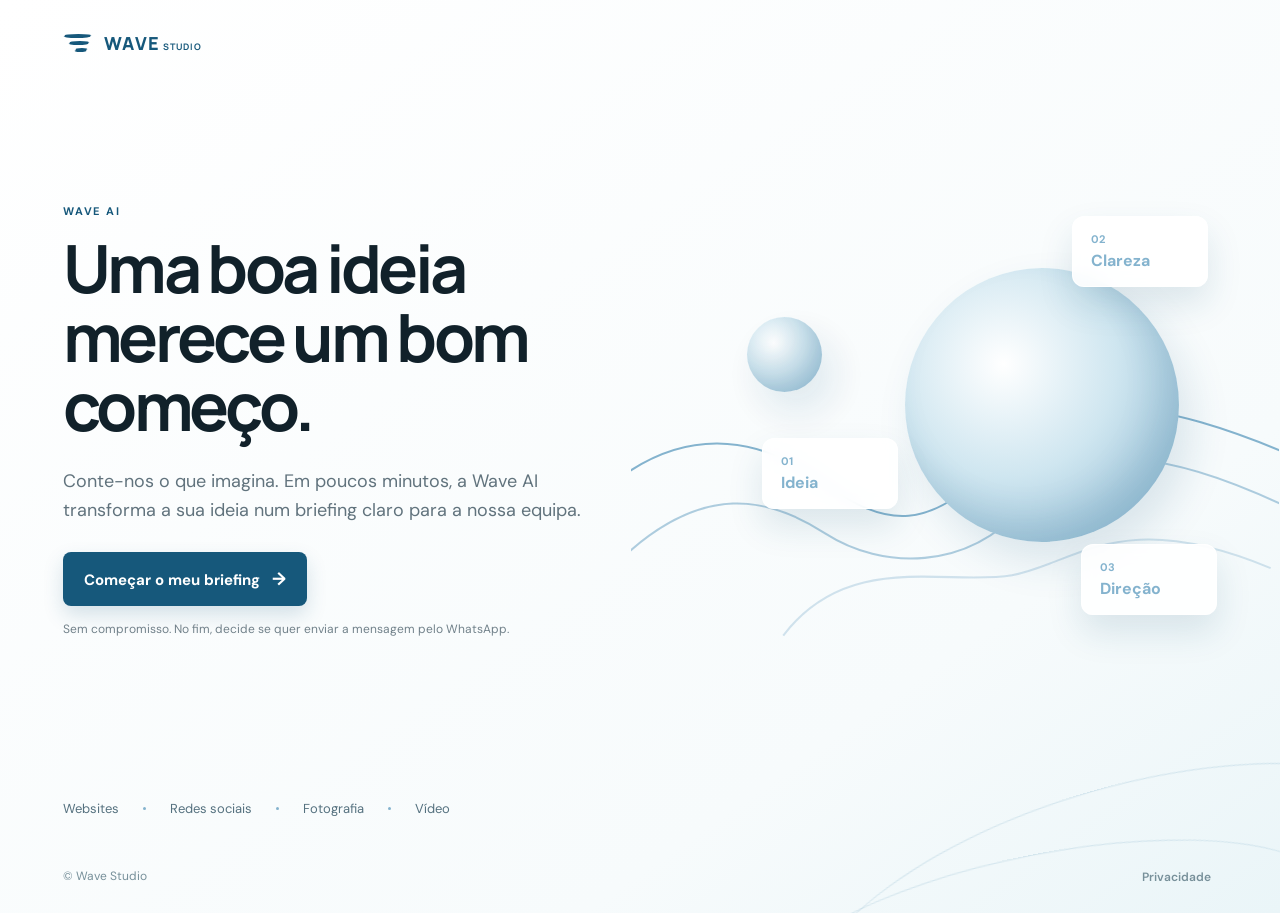
<file: index.html>
<!doctype html>
<html lang="pt-PT">
  <head>
    <meta charset="UTF-8" />
    <meta name="viewport" content="width=device-width, initial-scale=1.0" />
    <meta name="description" content="Wave AI — transforme uma ideia num briefing pronto a enviar." />
    <title>Wave AI | Wave Studio</title>
    <link rel="preconnect" href="https://fonts.googleapis.com" />
    <link rel="preconnect" href="https://fonts.gstatic.com" crossorigin />
    <link href="https://fonts.googleapis.com/css2?family=DM+Sans:wght@400;500;600;700&family=Manrope:wght@500;600;700;800&display=swap" rel="stylesheet" />
    <link rel="stylesheet" href="styles.css" />
  </head>
  <body>
    <div class="page-wave wave-one" aria-hidden="true"></div>
    <div class="page-wave wave-two" aria-hidden="true"></div>

    <header class="site-header">
      <a class="brand" href="#inicio" aria-label="Wave Studio início">
        <span class="brand-mark" aria-hidden="true"><i></i><i></i><i></i></span>
        <span>WAVE<span>STUDIO</span></span>
      </a>
      <button class="text-button" id="restart-button" type="button" hidden>Recomeçar</button>
    </header>

    <main>
      <section class="screen landing is-active" id="landing" aria-labelledby="landing-title">
        <div class="landing-copy">
          <p class="eyebrow">WAVE AI</p>
          <h1 id="landing-title">Uma boa ideia merece um bom começo.</h1>
          <p class="lede">Conte-nos o que imagina. Em poucos minutos, a Wave AI transforma a sua ideia num briefing claro para a nossa equipa.</p>
          <button class="primary-button" id="start-button" type="button">Começar o meu briefing <span aria-hidden="true">→</span></button>
          <p class="small-print">Sem compromisso. No fim, decide se quer enviar a mensagem pelo WhatsApp.</p>
        </div>
        <div class="landing-art" aria-hidden="true">
          <div class="orb orb-large"></div><div class="orb orb-small"></div>
          <div class="art-card card-one"><span>01</span><b>Ideia</b></div>
          <div class="art-card card-two"><span>02</span><b>Clareza</b></div>
          <div class="art-card card-three"><span>03</span><b>Direção</b></div>
          <svg viewBox="0 0 620 460" fill="none" xmlns="http://www.w3.org/2000/svg"><path d="M-40 302C41 227 119 243 181 288C242 334 287 336 350 268C410 203 484 190 672 276" stroke="currentColor" stroke-width="2"/><path d="M-10 357C64 291 126 301 183 338C239 374 322 375 378 311C435 247 516 250 667 328" stroke="currentColor" stroke-width="2" opacity=".65"/><path d="M142 438C206 354 303 390 366 379C429 367 472 311 619 372" stroke="currentColor" stroke-width="2" opacity=".35"/></svg>
        </div>
        <div class="service-strip" aria-label="Serviços Wave Studio">
          <span>Websites</span><span>Redes sociais</span><span>Fotografia</span><span>Vídeo</span>
        </div>
      </section>

      <section class="screen service-screen" id="services" aria-labelledby="services-title" hidden>
        <div class="phone-stage">
          <div class="phone-intro"><p class="eyebrow">WAVE AI NO SEU BOLSO</p><h2 id="services-title">Como uma conversa que começa bem.</h2><p>A escolha é sua. A Wave AI adapta as perguntas ao que precisa.</p><button class="back-button" data-back="landing" type="button">← Voltar ao início</button></div>
          <div class="iphone phone-reveal">
            <div class="iphone-top"><span>9:41</span><i class="dynamic-island"></i><span class="signal">◔ ◒</span></div>
            <div class="iphone-screen service-phone-screen">
              <div class="phone-contact"><button class="phone-back" data-back="landing" type="button" aria-label="Voltar">‹</button><div class="wave-avatar">W</div><div><b>Wave AI</b><small>online agora</small></div></div>
              <div class="phone-conversation"><div class="phone-bubble received">Olá! Antes de começarmos, diga-me: em que podemos ajudar?</div><p class="phone-hint">Pode escolher mais do que uma opção.</p></div>
              <div class="service-grid" id="service-grid">
                <button class="service-card" data-service="Website" type="button"><span class="service-icon">⌘</span><b>Website</b><i class="check">✓</i></button>
                <button class="service-card" data-service="Redes sociais" type="button"><span class="service-icon">◌</span><b>Redes sociais</b><i class="check">✓</i></button>
                <button class="service-card" data-service="Fotografia" type="button"><span class="service-icon">◉</span><b>Fotografia</b><i class="check">✓</i></button>
                <button class="service-card" data-service="Vídeo" type="button"><span class="service-icon">▷</span><b>Vídeo</b><i class="check">✓</i></button>
                <button class="service-card explore-card" data-service="Ainda estou a explorar" type="button"><span class="service-icon">✦</span><b>Ainda estou a explorar</b><i class="check">✓</i></button>
              </div>
              <button class="phone-continue" id="service-next" type="button" disabled>Continuar <span>↑</span></button>
            </div>
            <div class="iphone-home"></div>
          </div>
        </div>
      </section>

      <section class="screen chat-screen" id="chat" aria-labelledby="chat-title" hidden>
        <div class="phone-stage chat-stage">
          <div class="phone-intro"><p class="eyebrow">O SEU BRIEFING</p><h2 id="chat-title">Vamos transformar isto em algo concreto.</h2><p>Responda naturalmente. Pode escrever pouco ou muito, como numa mensagem normal.</p><div class="progress"><span class="progress-label" id="chat-progress-label">Pergunta 1 de 4</span><span class="progress-line"><i id="chat-progress"></i></span></div><button class="back-button" data-back="services" type="button">← Alterar serviços</button></div>
          <div class="iphone iphone-chat phone-reveal">
            <div class="iphone-top"><span>9:41</span><i class="dynamic-island"></i><span class="signal">◔ ◒</span></div>
            <div class="iphone-screen chat-panel">
              <div class="phone-contact"><button class="phone-back" data-back="services" type="button" aria-label="Voltar">‹</button><div class="wave-avatar">W</div><div><b>Wave AI</b><small>online agora</small></div><span class="contact-dots">•••</span></div>
              <div class="chat-messages" id="chat-messages" aria-live="polite"></div>
              <div class="quick-options" id="quick-options"></div>
              <form class="composer" id="composer">
                <label class="sr-only" for="answer-input">A sua resposta</label>
                <input id="answer-input" autocomplete="off" placeholder="Mensagem" />
                <button type="submit" aria-label="Enviar resposta">↑</button>
              </form>
              <button class="skip-button" id="skip-button" type="button">Saltar esta pergunta</button>
            </div>
            <div class="iphone-home"></div>
          </div>
        </div>
      </section>

      <section class="screen summary-screen" id="summary" aria-labelledby="summary-title" hidden>
        <div class="summary-container">
          <div class="progress"><span class="progress-label">Passo 3 de 3</span><span class="progress-line"><i style="width:100%"></i></span></div>
          <p class="eyebrow">QUASE PRONTO</p>
          <h2 id="summary-title">Este é o seu ponto de partida.</h2>
          <p class="intro">Reveja o resumo. Pode editar qualquer detalhe antes de avançar.</p>
          <div class="brief-card" id="brief-card"></div>
          <div class="step-actions"><button class="back-button" data-back="chat" type="button">← Voltar à conversa</button><button class="primary-button" id="prepare-button" type="button">Preparar mensagem <span aria-hidden="true">→</span></button></div>
        </div>
      </section>

      <section class="screen whatsapp-screen" id="whatsapp" aria-labelledby="whatsapp-title" hidden>
        <div class="whatsapp-container">
          <div class="whatsapp-icon" aria-hidden="true">⌁</div>
          <p class="eyebrow">PRONTO PARA ENVIAR</p>
          <h2 id="whatsapp-title">A sua mensagem está preparada.</h2>
          <p class="intro">Vamos abrir o WhatsApp com esta mensagem. Pode alterá-la antes de enviar.</p>
          <div class="message-preview" id="message-preview"></div>
          <button class="primary-button whatsapp-button" id="whatsapp-button" type="button">Abrir no WhatsApp <span aria-hidden="true">↗</span></button>
          <button class="copy-button" id="copy-button" type="button">Copiar mensagem</button>
          <p class="small-print" id="whatsapp-note">A mensagem só será enviada quando carregar em enviar no WhatsApp.</p>
          <button class="back-button" data-back="summary" type="button">← Voltar ao resumo</button>
        </div>
      </section>
    </main>

    <div class="toast" id="toast" role="status" aria-live="polite"></div>
    <footer><span>© Wave Studio</span><button type="button" id="privacy-button">Privacidade</button></footer>
    <dialog id="privacy-dialog"><button class="dialog-close" type="button" aria-label="Fechar">×</button><p class="eyebrow">PRIVACIDADE</p><h2>O seu briefing, com respeito.</h2><p>Esta demo guarda o rascunho apenas no seu dispositivo. Numa versão publicada, a Wave Studio deve disponibilizar a política de privacidade completa, a finalidade do tratamento e os contactos para pedidos sobre dados pessoais.</p></dialog>
    <script src="landing.js"></script>
  </body>
</html>
</file>
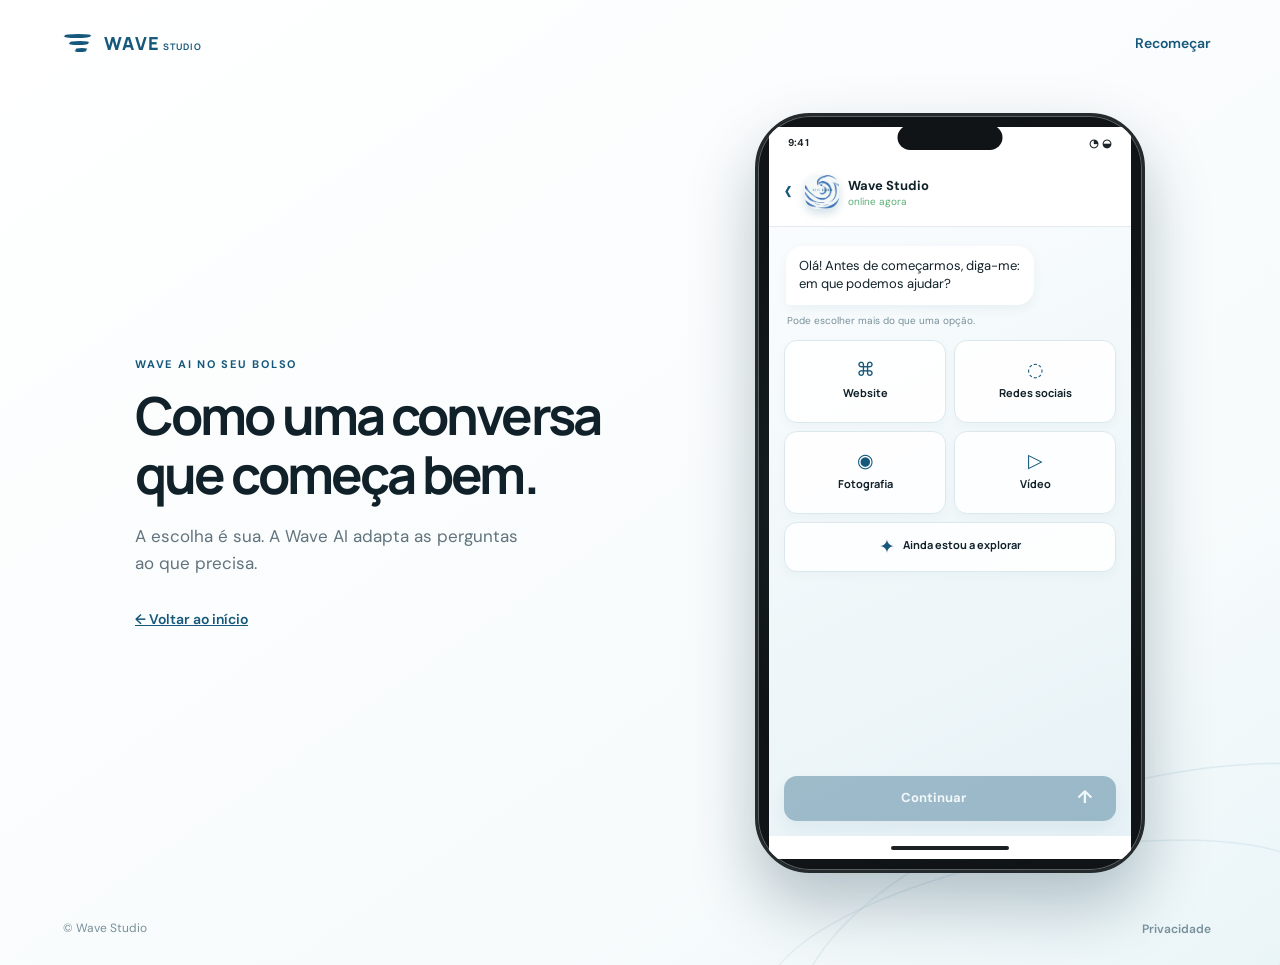
<file: briefing.html>
<!doctype html>
<html lang="pt-PT">
  <head>
    <meta charset="UTF-8" />
    <meta name="viewport" content="width=device-width, initial-scale=1.0" />
    <meta name="description" content="Prepare o seu briefing com a Wave AI." />
    <title>O meu briefing | Wave AI</title>
    <link rel="preconnect" href="https://fonts.googleapis.com" />
    <link rel="preconnect" href="https://fonts.gstatic.com" crossorigin />
    <link href="https://fonts.googleapis.com/css2?family=DM+Sans:wght@400;500;600;700&family=Manrope:wght@500;600;700;800&display=swap" rel="stylesheet" />
    <link rel="stylesheet" href="styles.css" />
  </head>
  <body class="briefing-page">
    <div class="page-wave wave-one" aria-hidden="true"></div><div class="page-wave wave-two" aria-hidden="true"></div>
    <header class="site-header">
      <a class="brand" href="index.html" aria-label="Voltar ao início Wave Studio"><span class="brand-mark" aria-hidden="true"><i></i><i></i><i></i></span><span>WAVE<span>STUDIO</span></span></a>
      <button class="text-button" id="restart-button" type="button">Recomeçar</button>
    </header>
    <main>
      <section class="screen service-screen" id="services" aria-labelledby="services-title">
        <div class="phone-stage">
          <div class="phone-intro"><p class="eyebrow">WAVE AI NO SEU BOLSO</p><h1 id="services-title">Como uma conversa que começa bem.</h1><p>A escolha é sua. A Wave AI adapta as perguntas ao que precisa.</p><a class="back-button" href="index.html">← Voltar ao início</a></div>
          <div class="iphone phone-reveal">
            <div class="iphone-top"><span>9:41</span><i class="dynamic-island"></i><span class="signal">◔ ◒</span></div>
            <div class="iphone-screen service-phone-screen">
              <div class="phone-contact"><a class="phone-back" href="index.html" aria-label="Voltar">‹</a><img class="wave-avatar logo-avatar" src="assets/wave-studio-logo.png" alt="Wave Studio" /><div><b>Wave Studio</b><small>online agora</small></div></div>
              <div class="phone-conversation"><div class="phone-bubble received">Olá! Antes de começarmos, diga-me: em que podemos ajudar?</div><p class="phone-hint">Pode escolher mais do que uma opção.</p></div>
              <div class="service-grid" id="service-grid">
                <button class="service-card" data-service="Website" type="button"><span class="service-icon">⌘</span><b>Website</b><i class="check">✓</i></button>
                <button class="service-card" data-service="Redes sociais" type="button"><span class="service-icon">◌</span><b>Redes sociais</b><i class="check">✓</i></button>
                <button class="service-card" data-service="Fotografia" type="button"><span class="service-icon">◉</span><b>Fotografia</b><i class="check">✓</i></button>
                <button class="service-card" data-service="Vídeo" type="button"><span class="service-icon">▷</span><b>Vídeo</b><i class="check">✓</i></button>
                <button class="service-card explore-card" data-service="Ainda estou a explorar" type="button"><span class="service-icon">✦</span><b>Ainda estou a explorar</b><i class="check">✓</i></button>
              </div>
              <button class="phone-continue" id="service-next" type="button" disabled onclick="window.location.assign('chat.html')">Continuar <span>↑</span></button>
            </div>
            <div class="iphone-home"></div>
          </div>
        </div>
      </section>

      <section class="screen chat-screen" id="chat" aria-labelledby="chat-title" hidden>
        <div class="phone-stage chat-stage">
          <div class="phone-intro"><p class="eyebrow">O SEU BRIEFING</p><h1 id="chat-title">Vamos transformar isto em algo concreto.</h1><p>Responda naturalmente. Pode escrever pouco ou muito, como numa mensagem normal.</p><div class="progress"><span class="progress-label" id="chat-progress-label">Pergunta 1 de 4</span><span class="progress-line"><i id="chat-progress"></i></span></div><button class="back-button" data-back="services" type="button">← Alterar serviços</button></div>
          <div class="iphone iphone-chat phone-reveal">
            <div class="iphone-top"><span>9:41</span><i class="dynamic-island"></i><span class="signal">◔ ◒</span></div>
            <div class="iphone-screen chat-panel">
              <div class="phone-contact"><button class="phone-back" data-back="services" type="button" aria-label="Voltar">‹</button><img class="wave-avatar logo-avatar" src="assets/wave-studio-logo.png" alt="Wave Studio" /><div><b>Wave Studio</b><small>online agora</small></div><span class="contact-dots">•••</span></div>
              <div class="chat-messages" id="chat-messages" aria-live="polite"></div><div class="quick-options" id="quick-options"></div>
              <form class="composer" id="composer"><label class="sr-only" for="answer-input">A sua resposta</label><input id="answer-input" autocomplete="off" placeholder="Mensagem" /><button type="submit" aria-label="Enviar resposta">↑</button></form>
              <button class="skip-button" id="skip-button" type="button">Saltar esta pergunta</button>
            </div>
            <div class="iphone-home"></div>
          </div>
        </div>
      </section>

      <section class="screen summary-screen" id="summary" aria-labelledby="summary-title" hidden><div class="summary-container"><p class="eyebrow">QUASE PRONTO</p><h1 id="summary-title">Este é o seu ponto de partida.</h1><p class="intro">Reveja o resumo. Pode editar qualquer detalhe antes de avançar.</p><div class="brief-card" id="brief-card"></div><div class="step-actions"><button class="back-button" data-back="chat" type="button">← Voltar à conversa</button><button class="primary-button" id="prepare-button" type="button">Preparar mensagem <span aria-hidden="true">→</span></button></div></div></section>
      <section class="screen whatsapp-screen" id="whatsapp" aria-labelledby="whatsapp-title" hidden><div class="whatsapp-container"><div class="whatsapp-icon" aria-hidden="true">⌁</div><p class="eyebrow">PRONTO PARA ENVIAR</p><h1 id="whatsapp-title">A sua mensagem está preparada.</h1><p class="intro">Vamos abrir o WhatsApp com esta mensagem. Pode alterá-la antes de enviar.</p><div class="message-preview" id="message-preview"></div><button class="primary-button whatsapp-button" id="whatsapp-button" type="button">Abrir no WhatsApp <span aria-hidden="true">↗</span></button><button class="copy-button" id="copy-button" type="button">Copiar mensagem</button><p class="small-print" id="whatsapp-note">A mensagem só será enviada quando carregar em enviar no WhatsApp.</p><button class="back-button" data-back="summary" type="button">← Voltar ao resumo</button></div></section>
    </main>
    <div class="toast" id="toast" role="status" aria-live="polite"></div>
    <footer><span>© Wave Studio</span><button type="button" id="privacy-button">Privacidade</button></footer>
    <dialog id="privacy-dialog"><button class="dialog-close" type="button" aria-label="Fechar">×</button><p class="eyebrow">PRIVACIDADE</p><h2>O seu briefing, com respeito.</h2><p>Esta demo guarda o rascunho apenas no seu dispositivo. Numa versão publicada, a Wave Studio deve disponibilizar a política de privacidade completa, a finalidade do tratamento e os contactos para pedidos sobre dados pessoais.</p></dialog>
    <script src="briefing.js"></script>
  </body>
</html>
</file>
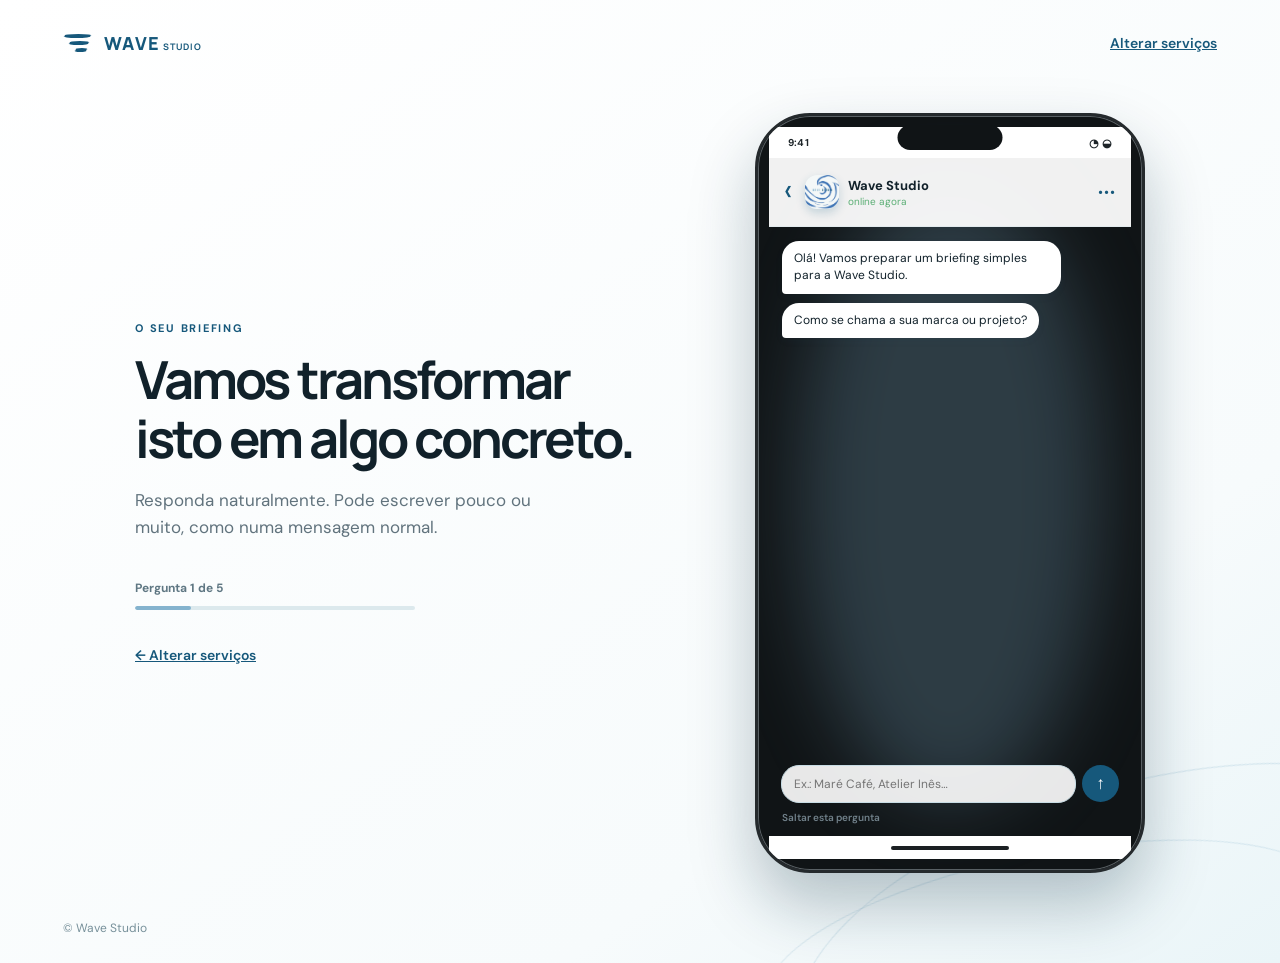
<file: chat.html>
<!doctype html>
<html lang="pt-PT">
  <head>
    <meta charset="UTF-8" /><meta name="viewport" content="width=device-width, initial-scale=1.0" />
    <title>Conversa com a Wave Studio</title>
    <link rel="preconnect" href="https://fonts.googleapis.com" /><link rel="preconnect" href="https://fonts.gstatic.com" crossorigin />
    <link href="https://fonts.googleapis.com/css2?family=DM+Sans:wght@400;500;600;700&family=Manrope:wght@500;600;700;800&display=swap" rel="stylesheet" /><link rel="stylesheet" href="styles.css" />
  </head>
  <body class="briefing-page chat-page">
    <div class="page-wave wave-one" aria-hidden="true"></div><div class="page-wave wave-two" aria-hidden="true"></div>
    <header class="site-header"><a class="brand" href="index.html"><span class="brand-mark" aria-hidden="true"><i></i><i></i><i></i></span><span>WAVE<span>STUDIO</span></span></a><a class="text-button" href="briefing.html">Alterar serviços</a></header>
    <main>
      <section class="screen chat-screen" id="chat" aria-labelledby="chat-title">
        <div class="phone-stage chat-stage">
          <div class="phone-intro"><p class="eyebrow">O SEU BRIEFING</p><h1 id="chat-title">Vamos transformar isto em algo concreto.</h1><p>Responda naturalmente. Pode escrever pouco ou muito, como numa mensagem normal.</p><div class="progress"><span class="progress-label" id="chat-progress-label">Pergunta 1 de 4</span><span class="progress-line"><i id="chat-progress"></i></span></div><a class="back-button" href="briefing.html">← Alterar serviços</a></div>
          <div class="iphone iphone-chat phone-reveal"><div class="iphone-top"><span>9:41</span><i class="dynamic-island"></i><span class="signal">◔ ◒</span></div><div class="iphone-screen chat-panel"><div class="phone-contact"><a class="phone-back" href="briefing.html" aria-label="Voltar">‹</a><img class="wave-avatar logo-avatar" src="assets/wave-studio-logo.png" alt="Wave Studio" /><div><b>Wave Studio</b><small>online agora</small></div><span class="contact-dots">•••</span></div><div class="chat-messages" id="chat-messages" aria-live="polite"></div><div class="quick-options" id="quick-options"></div><form class="composer" id="composer"><label class="sr-only" for="answer-input">A sua resposta</label><input id="answer-input" autocomplete="off" placeholder="Mensagem" /><button type="submit" aria-label="Enviar resposta">↑</button></form><button class="skip-button" id="skip-button" type="button">Saltar esta pergunta</button></div><div class="iphone-home"></div></div>
        </div>
      </section>
      <section class="screen summary-screen" id="summary" hidden><div class="summary-container"><p class="eyebrow">QUASE PRONTO</p><h1>Este é o seu ponto de partida.</h1><p class="intro">Reveja o resumo. Pode editar qualquer detalhe antes de avançar.</p><div class="brief-card" id="brief-card"></div><div class="step-actions"><button class="back-button" id="back-to-chat" type="button">← Voltar à conversa</button><button class="primary-button" id="prepare-button" type="button">Preparar mensagem <span>→</span></button></div></div></section>
      <section class="screen whatsapp-screen" id="whatsapp" hidden><div class="whatsapp-container"><div class="whatsapp-icon">⌁</div><p class="eyebrow">PRONTO PARA ENVIAR</p><h1>A sua mensagem está preparada.</h1><p class="intro">Vamos abrir o WhatsApp com esta mensagem. Pode alterá-la antes de enviar.</p><div class="message-preview" id="message-preview"></div><button class="primary-button whatsapp-button" id="whatsapp-button" type="button">Abrir no WhatsApp <span>↗</span></button><button class="copy-button" id="copy-button" type="button">Copiar mensagem</button><p class="small-print" id="whatsapp-note"></p><button class="back-button" id="back-to-summary" type="button">← Voltar ao resumo</button></div></section>
    </main>
    <div class="toast" id="toast" role="status" aria-live="polite"></div><footer><span>© Wave Studio</span></footer>
    <script src="chat.js"></script>
  </body>
</html>
</file>
<file: styles.css>
:root{--blue:#16587B;--sky:#84B3CE;--pale:#eaf4f8;--ink:#11212a;--muted:#61737d;--line:#d6e3e8;--white:#fff}*{box-sizing:border-box}html{min-height:100%;background:#f9fcfd}body{min-height:100vh;margin:0;color:var(--ink);font-family:"DM Sans",sans-serif;background:linear-gradient(145deg,#fff 0%,#f7fbfc 73%,#eaf5f8 100%);overflow-x:hidden}.site-header{height:86px;max-width:1210px;margin:auto;padding:0 28px;display:flex;align-items:center;justify-content:space-between;position:relative;z-index:2}.brand{display:inline-flex;align-items:center;gap:10px;color:var(--blue);font-family:Manrope,sans-serif;font-size:18px;font-weight:800;letter-spacing:.07em;text-decoration:none}.brand>span:last-child span{font-size:9px;font-weight:700;letter-spacing:.1em;margin-left:3px}.brand-mark{width:31px;height:27px;display:grid;align-content:center;gap:3px}.brand-mark i{display:block;width:29px;height:4px;border:2px solid var(--blue);border-radius:50%;border-left-color:transparent;border-right-color:transparent;transform:skewX(-25deg)}.brand-mark i:nth-child(2){width:22px;margin-left:5px}.brand-mark i:nth-child(3){width:14px;margin-left:11px}.text-button,.back-button,.skip-button,.copy-button,footer button{border:0;background:none;color:var(--blue);font:600 14px "DM Sans";cursor:pointer}.screen{max-width:1210px;margin:0 auto;padding:54px 28px 70px;position:relative;z-index:1}.landing{min-height:calc(100vh - 138px);display:grid;grid-template-columns:minmax(360px,1fr) minmax(390px,.9fr);align-items:center;column-gap:60px;padding-bottom:132px}.eyebrow{margin:0 0 15px;color:var(--blue);font-size:11px;font-weight:700;letter-spacing:.16em}.landing h1,h2{font-family:Manrope,sans-serif;letter-spacing:-.055em;margin:0;color:var(--ink)}.landing h1{font-size:clamp(46px,5.2vw,75px);line-height:1.04;max-width:680px}.lede{max-width:530px;font-size:18px;line-height:1.62;color:var(--muted);margin:27px 0}.primary-button{border:0;border-radius:8px;background:var(--blue);color:#fff;font:700 15px "DM Sans";padding:15px 21px;min-height:52px;box-shadow:0 9px 20px rgba(22,88,123,.17);cursor:pointer;transition:transform .2s,background .2s}.primary-button:hover{background:#0f4968;transform:translateY(-1px)}.primary-button:disabled{opacity:.45;cursor:not-allowed;transform:none}.primary-button span{font-size:18px;margin-left:8px}.small-print{color:#71818a;font-size:12px;margin:15px 0}.landing-art{height:470px;position:relative;color:var(--sky)}.landing-art svg{position:absolute;width:125%;height:100%;top:-5px;left:-13%;z-index:-1}.orb{position:absolute;border-radius:50%;background:radial-gradient(circle at 36% 35%,#fff 0%,#cfe6f0 45%,#84b3ce 100%);box-shadow:inset -18px -22px 35px rgba(22,88,123,.13),12px 20px 40px rgba(22,88,123,.13)}.orb-large{width:274px;height:274px;right:38px;top:75px}.orb-small{width:75px;height:75px;left:48px;top:124px;opacity:.9}.art-card{position:absolute;min-width:136px;padding:15px 18px;background:rgba(255,255,255,.88);border:1px solid rgba(255,255,255,.9);border-radius:12px;box-shadow:0 17px 35px rgba(23,86,114,.13);backdrop-filter:blur(8px)}.art-card span{display:block;color:var(--sky);font-size:11px;font-weight:700;margin-bottom:4px}.art-card b{font-size:16px}.card-one{left:63px;top:245px}.card-two{right:9px;top:23px}.card-three{right:0;bottom:48px}.service-strip{position:absolute;left:28px;right:28px;bottom:31px;display:flex;gap:24px;color:#55717f;font-size:13px}.service-strip span:not(:last-child):after{content:"";display:inline-block;width:3px;height:3px;background:var(--sky);border-radius:50%;margin:0 0 3px 24px}.page-wave{position:fixed;pointer-events:none;border:1px solid rgba(132,179,206,.28);border-radius:50%;z-index:0}.wave-one{width:700px;height:315px;right:-205px;bottom:-200px;transform:rotate(-16deg)}.wave-two{width:580px;height:190px;right:-60px;bottom:-143px;transform:rotate(-11deg)}h2{font-size:clamp(34px,4vw,48px);line-height:1.13}.step-container,.summary-container,.whatsapp-container{max-width:820px;margin:0 auto}.service-screen,.summary-screen,.whatsapp-screen{padding-top:40px}.progress{display:flex;align-items:center;gap:13px;margin-bottom:43px}.progress-label{font-size:12px;font-weight:700;color:#5f7783;white-space:nowrap}.progress-line{height:4px;background:#dce9ed;border-radius:6px;display:block;width:125px;overflow:hidden}.progress-line i{display:block;height:100%;background:var(--sky);border-radius:6px}.intro{color:var(--muted);font-size:16px;margin:14px 0 30px}.service-grid{display:grid;grid-template-columns:repeat(2,1fr);gap:13px}.service-card{min-height:148px;position:relative;padding:20px 48px 18px 21px;border:1px solid var(--line);border-radius:12px;background:rgba(255,255,255,.77);text-align:left;color:var(--ink);cursor:pointer;transition:border .2s,box-shadow .2s,transform .2s}.service-card:hover{transform:translateY(-2px);box-shadow:0 10px 20px rgba(22,88,123,.09)}.service-card.selected{border:2px solid var(--blue);padding:19px 47px 17px 20px;background:#fafdfe}.service-icon{display:block;color:var(--blue);font-size:26px;line-height:1;margin-bottom:13px}.service-card b{display:block;font-family:Manrope,sans-serif;font-size:17px;margin-bottom:4px}.service-card small{display:block;color:var(--muted);font-size:13px;line-height:1.4}.check{display:none;position:absolute;right:17px;top:17px;width:22px;height:22px;border-radius:50%;background:var(--blue);color:#fff;font-style:normal;text-align:center;line-height:22px;font-size:13px}.selected .check{display:block}.explore-card{grid-column:1/-1;min-height:105px}.explore-card .service-icon{float:left;margin:2px 12px 0 0}.step-actions{display:flex;align-items:center;justify-content:space-between;margin-top:28px}.chat{display:none}.chat-layout{max-width:1040px;margin:0 auto;display:grid;grid-template-columns:275px 1fr;gap:56px;min-height:550px}.chat-sidebar{padding:25px 0}.chat-sidebar h2{font-size:35px}.chat-sidebar>p:not(.eyebrow){color:var(--muted);font-size:15px;line-height:1.55}.chat-sidebar .progress{display:block;margin:32px 0}.chat-sidebar .progress-line{width:100%;margin-top:10px}.chat-sidebar .back-button{margin-top:15px}.chat-panel{border:1px solid var(--line);border-radius:18px;background:rgba(255,255,255,.78);box-shadow:0 18px 45px rgba(22,88,123,.08);padding:27px;display:flex;flex-direction:column;min-height:530px}.chat-messages{flex:1;display:flex;flex-direction:column;gap:14px}.message{max-width:80%;padding:13px 16px;border-radius:14px;font-size:15px;line-height:1.5}.message.bot{align-self:flex-start;background:var(--pale);border-bottom-left-radius:3px}.message.user{align-self:flex-end;background:var(--blue);color:#fff;border-bottom-right-radius:3px}.bot-label{font-size:10px;font-weight:700;letter-spacing:.1em;color:var(--blue);margin-bottom:4px}.quick-options{display:flex;flex-wrap:wrap;gap:8px;margin:13px 0}.quick-options:empty{display:none}.quick-option{border:1px solid #bbd5e0;background:#fff;color:var(--blue);border-radius:20px;padding:8px 12px;font:600 13px "DM Sans";cursor:pointer}.quick-option:hover{background:var(--pale)}.composer{display:flex;gap:9px;margin-top:5px}.composer input{min-width:0;flex:1;border:1px solid #c8dce4;border-radius:9px;padding:14px;font:15px "DM Sans";outline:none}.composer input:focus{border-color:var(--blue);box-shadow:0 0 0 3px rgba(22,88,123,.1)}.composer button{width:48px;border:0;border-radius:9px;background:var(--blue);color:white;font-size:23px;cursor:pointer}.skip-button{align-self:flex-start;margin-top:11px;font-size:12px;color:#71818a}.brief-card{border:1px solid var(--line);border-radius:13px;background:rgba(255,255,255,.8);overflow:hidden}.brief-row{padding:17px 21px;border-bottom:1px solid #e1ebef;display:grid;grid-template-columns:145px 1fr 21px;gap:13px;align-items:start}.brief-row:last-child{border:0}.brief-label{font-size:11px;color:#66808b;font-weight:700;letter-spacing:.09em;text-transform:uppercase;padding-top:3px}.brief-value{font-size:15px;line-height:1.45}.brief-edit{border:0;background:none;color:var(--blue);font-size:17px;cursor:pointer}.brief-edit-input{width:100%;border:1px solid var(--sky);border-radius:5px;padding:6px;font:15px "DM Sans"}.whatsapp-container{text-align:center;max-width:655px;padding-top:30px}.whatsapp-icon{height:61px;width:61px;border-radius:50%;background:#e4f7ed;color:#2d9a57;font-size:38px;line-height:54px;margin:0 auto 22px}.whatsapp-container .intro{max-width:500px;margin:15px auto 24px}.message-preview{text-align:left;white-space:pre-line;border:1px solid var(--line);border-radius:12px;background:#fff;padding:21px;line-height:1.55;font-size:14px;color:#30434d;box-shadow:0 10px 30px rgba(22,88,123,.06);margin-bottom:22px}.whatsapp-button{background:#259c5b}.whatsapp-button:hover{background:#1e824b}.copy-button{display:block;margin:17px auto}.whatsapp-container>.back-button{margin-top:25px}.toast{position:fixed;z-index:6;bottom:25px;left:50%;transform:translate(-50%,100px);background:var(--ink);color:white;border-radius:8px;padding:11px 16px;font-size:14px;opacity:0;transition:.25s}.toast.visible{opacity:1;transform:translate(-50%,0)}footer{position:relative;z-index:2;max-width:1210px;margin:auto;padding:20px 28px 27px;color:#77909a;font-size:12px;display:flex;justify-content:space-between}footer button{color:#77909a;font-size:12px}dialog{border:0;border-radius:15px;max-width:500px;padding:32px;box-shadow:0 20px 60px rgba(0,0,0,.22);color:var(--ink)}dialog::backdrop{background:rgba(11,37,48,.35)}dialog h2{font-size:30px}dialog p:not(.eyebrow){line-height:1.6;color:var(--muted)}.dialog-close{position:absolute;right:13px;top:11px;border:0;background:none;font-size:25px;cursor:pointer}.sr-only{position:absolute;width:1px;height:1px;overflow:hidden;clip:rect(0,0,0,0)}
@media(max-width:760px){.site-header{height:72px;padding:0 20px}.screen{padding:35px 20px 64px}.landing{display:block;min-height:calc(100vh - 120px);padding-top:39px}.landing h1{font-size:44px}.lede{font-size:16px}.landing-art{height:280px;margin-top:25px}.orb-large{width:180px;height:180px;right:20px;top:45px}.orb-small{width:48px;height:48px;left:17px;top:78px}.art-card{min-width:107px;padding:10px 12px}.art-card b{font-size:13px}.card-one{left:24px;top:153px}.card-two{right:0;top:10px}.card-three{right:4px;bottom:15px}.service-strip{position:static;flex-wrap:wrap;gap:8px 15px;margin-top:18px}.service-strip span:after{display:none!important}.service-grid{grid-template-columns:1fr}.explore-card{grid-column:auto}.step-actions{gap:15px}.chat-layout{display:block}.chat-sidebar{padding:0 0 18px}.chat-sidebar h2{font-size:31px}.chat-sidebar .back-button{display:none}.chat-panel{min-height:470px;padding:17px;border-radius:13px}.message{max-width:91%}.brief-row{grid-template-columns:1fr 21px;gap:5px 11px}.brief-label{grid-column:1/-1}.whatsapp-container{padding-top:20px}.page-wave{display:none}footer{padding:17px 20px 23px}.progress{margin-bottom:29px}}

/* Conversa apresentada dentro de um iPhone, como uma mensagem pessoal. */
.phone-stage{max-width:1010px;margin:0 auto;display:grid;grid-template-columns:1fr 390px;align-items:center;gap:112px;min-height:670px}.phone-intro h2{font-size:clamp(36px,4.1vw,56px);max-width:470px}.phone-intro>p:not(.eyebrow){max-width:405px;color:var(--muted);font-size:17px;line-height:1.62;margin:18px 0 30px}.phone-intro .progress{display:block;max-width:280px;margin:34px 0}.phone-intro .progress-line{display:block;width:100%;margin-top:9px}.iphone{width:390px;height:760px;padding:11px;background:#101416;border:3px solid #252a2d;border-radius:55px;box-shadow:0 32px 65px rgba(11,46,65,.28),inset 0 0 0 1px #596064;position:relative;overflow:hidden;transform-origin:center}.iphone:before{content:"";position:absolute;z-index:-1;width:78%;height:82%;border-radius:48%;left:11%;top:9%;background:rgba(132,179,206,.25);filter:blur(38px)}.iphone-top{height:31px;color:#1d2428;background:#fff;display:flex;align-items:center;justify-content:space-between;padding:0 19px;font-size:10px;font-weight:700;letter-spacing:.02em}.dynamic-island{position:absolute;top:9px;left:50%;transform:translateX(-50%);width:105px;height:25px;background:#101416;border-radius:15px}.signal{letter-spacing:0;font-size:11px}.iphone-screen{height:678px;background:linear-gradient(155deg,#fbfdfe 0%,#e7f2f6 100%);overflow:hidden}.iphone-home{height:23px;background:white;position:relative}.iphone-home:after{content:"";position:absolute;width:118px;height:4px;border-radius:10px;background:#1b2023;left:50%;top:10px;transform:translateX(-50%)}.phone-reveal{animation:phoneIn .72s cubic-bezier(.2,.8,.2,1) both}.phone-contact{height:69px;display:flex;align-items:center;gap:9px;padding:11px 15px;background:rgba(255,255,255,.94);border-bottom:1px solid #e3ebee;position:relative}.phone-contact b{display:block;font-size:13px}.phone-contact small{display:block;color:#5baf75;font-size:10px;margin-top:1px}.phone-back{border:0;background:none;color:var(--blue);font-size:32px;line-height:1;padding:0 4px 5px 0;cursor:pointer}.wave-avatar{width:34px;height:34px;display:grid;place-items:center;border-radius:12px;background:linear-gradient(140deg,var(--blue),var(--sky));color:white;font-family:Manrope,sans-serif;font-size:15px;font-weight:800;box-shadow:0 4px 10px rgba(22,88,123,.2)}.contact-dots{margin-left:auto;color:var(--blue);font-size:14px;letter-spacing:1px}.service-phone-screen{display:flex;flex-direction:column}.phone-conversation{padding:19px 17px 8px}.phone-bubble{max-width:248px;padding:11px 13px;border-radius:17px 17px 17px 4px;background:#fff;box-shadow:0 4px 11px rgba(22,88,123,.06);font-size:13px;line-height:1.42;animation:messageIn .42s .28s both}.phone-hint{margin:9px 1px 0;color:#78909b;font-size:10px}.service-phone-screen .service-grid{padding:5px 15px 0;gap:8px;grid-template-columns:1fr 1fr}.service-phone-screen .service-card{min-height:83px;padding:11px 10px;border-radius:13px;background:rgba(255,255,255,.85);border:1px solid #dae8ed;text-align:center;box-shadow:0 4px 10px rgba(22,88,123,.035)}.service-phone-screen .service-card:hover{box-shadow:0 7px 15px rgba(22,88,123,.11)}.service-phone-screen .service-card.selected{padding:10px 9px;border:2px solid var(--blue);background:#f5fbfd}.service-phone-screen .service-icon{margin-bottom:7px;font-size:19px}.service-phone-screen .service-card b{font-size:11px;line-height:1.25}.service-phone-screen .service-card small{display:none}.service-phone-screen .check{right:7px;top:7px;width:16px;height:16px;line-height:16px;font-size:9px}.service-phone-screen .explore-card{grid-column:1/-1;min-height:50px;display:flex;align-items:center;justify-content:center;gap:8px}.service-phone-screen .explore-card .service-icon{margin:0}.phone-continue{margin:auto 15px 15px;min-height:45px;border:0;border-radius:13px;background:var(--blue);color:white;font:700 13px "DM Sans";box-shadow:0 9px 18px rgba(22,88,123,.18);cursor:pointer;transition:.2s}.phone-continue:not(:disabled):hover{transform:translateY(-2px);background:#104b69}.phone-continue:disabled{opacity:.37}.phone-continue span{float:right;margin-right:17px;font-size:18px;margin-top:-4px}.iphone-chat{height:760px}.chat-stage{gap:112px}.chat-panel{border:0;border-radius:0;box-shadow:none;padding:0;min-height:0;background:transparent;height:678px}.chat-panel .phone-contact{flex:0 0 69px}.chat-messages{padding:14px 13px 9px;overflow-y:auto;gap:9px;scroll-behavior:smooth}.message{max-width:83%;padding:9px 12px;border-radius:17px;font-size:12px;line-height:1.45;box-shadow:0 3px 8px rgba(22,88,123,.05);animation:messageIn .32s both}.message.bot{background:#fff;border-bottom-left-radius:4px}.message.user{background:#1682bb;border-bottom-right-radius:4px}.bot-label{display:none}.quick-options{padding:0 13px;margin:2px 0 8px;gap:5px;max-height:58px;overflow:hidden}.quick-option{padding:6px 9px;border-radius:15px;font-size:10px;background:rgba(255,255,255,.9)}.composer{padding:0 12px;margin:0;gap:6px}.composer input{padding:10px 12px;border-radius:18px;font-size:12px;background:rgba(255,255,255,.9)}.composer button{width:37px;height:37px;border-radius:50%;font-size:17px}.skip-button{padding:8px 13px 12px;margin:0;font-size:10px}.chat-messages::-webkit-scrollbar{width:3px}.chat-messages::-webkit-scrollbar-thumb{background:#c3d7df;border-radius:5px}@keyframes phoneIn{from{opacity:0;transform:translateY(34px) scale(.92) rotate(2deg)}to{opacity:1;transform:translateY(0) scale(1) rotate(0)}}@keyframes messageIn{from{opacity:0;transform:translateY(10px) scale(.96)}to{opacity:1;transform:translateY(0) scale(1)}}
@media(max-width:760px){.phone-stage{display:flex;flex-direction:column;gap:28px;min-height:0}.phone-intro{text-align:center}.phone-intro h2{font-size:35px}.phone-intro>p:not(.eyebrow){font-size:15px;margin:13px auto 0}.phone-intro .back-button{display:none}.phone-intro .progress{margin:20px auto 0;text-align:left}.iphone{width:min(100%,390px);height:720px;border-radius:47px}.iphone-screen{height:638px}.iphone-chat{height:720px}.chat-panel{height:638px}.phone-contact{height:64px}.chat-panel .phone-contact{flex-basis:64px}.service-phone-screen .service-grid{padding-top:3px}.chat-messages{padding-top:11px}.service-screen,.chat-screen{padding-top:19px}}
.typing{align-self:flex-start;display:flex;gap:3px;align-items:center;width:42px;height:29px;padding:0 10px;background:#fff;border-radius:16px 16px 16px 4px;box-shadow:0 3px 8px rgba(22,88,123,.05);animation:messageIn .2s both}.typing i{width:4px;height:4px;border-radius:50%;background:#8aa6b2;animation:typing .85s infinite alternate}.typing i:nth-child(2){animation-delay:.15s}.typing i:nth-child(3){animation-delay:.3s}@keyframes typing{to{opacity:.25;transform:translateY(-2px)}}
.logo-avatar{object-fit:cover;background:#f5f8fa;padding:0;display:block}.screen[hidden]{display:none!important}.briefing-page .screen{min-height:calc(100vh - 86px);display:flex;align-items:center;padding-top:16px;padding-bottom:16px}.briefing-page .phone-stage{min-height:0;width:100%}.briefing-page .summary-screen,.briefing-page .whatsapp-screen{display:block;padding-top:55px}.briefing-page .phone-back{text-decoration:none}.briefing-page .phone-intro h1{font-family:Manrope,sans-serif;letter-spacing:-.055em;line-height:1.13;margin:0;color:var(--ink);font-size:clamp(36px,4.1vw,56px)}
.brief-services{padding:20px 21px 18px;background:linear-gradient(120deg,#e9f5f9,#f9fcfd);border-bottom:1px solid #dce9ee}.brief-services .brief-label{display:block;margin-bottom:12px}.service-tags{display:flex;flex-wrap:wrap;gap:7px}.service-tags span{display:inline-flex;align-items:center;gap:5px;padding:7px 10px;border:1px solid #bbd8e4;border-radius:20px;background:white;color:var(--blue);font-size:12px;font-weight:700}.service-tags span:before{content:'✦';color:var(--sky);font-size:10px}
@media(max-width:760px){.briefing-page .screen{min-height:calc(100vh - 72px);padding-top:20px;padding-bottom:32px}.briefing-page .summary-screen,.briefing-page .whatsapp-screen{display:block;padding-top:35px}.briefing-page .phone-intro h1{font-size:35px}}
</file>
